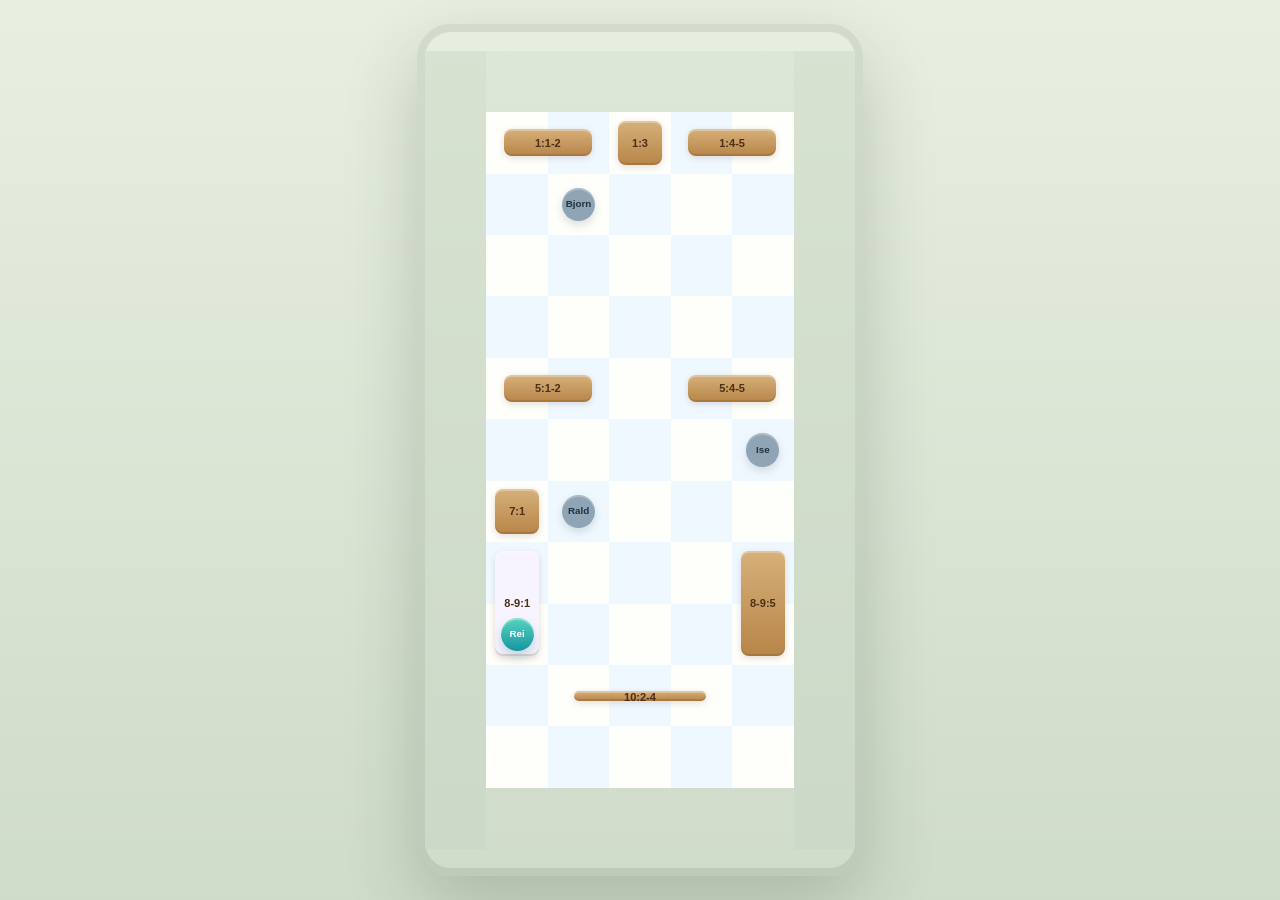
<file: templates/stage-template/index.html>
<!DOCTYPE html>
<html lang="en">
<head>
  <meta charset="UTF-8">
  <meta name="viewport" content="width=device-width, initial-scale=1.0, viewport-fit=cover">
  <title>Mobile Puzzle Board Prototype</title>
  <link rel="stylesheet" href="style.css">
</head>
<body>
  <main class="app-shell">
    <section class="phone-frame" aria-label="Portrait game board">
      <div class="game-screen">
        <section class="board-stage" aria-label="Puzzle board layout">
          <div class="board-shell">
            <div class="side-gap" aria-hidden="true"></div>
            <div class="path-wrap">
              <div id="grid" class="game-grid" role="grid" aria-label="Centered tiled walkway"></div>
              <div id="glow-layer" class="glow-layer" aria-hidden="true">
                <div id="tile-glow" class="tile-glow"></div>
              </div>
              <div id="asset-layer" class="asset-layer" aria-hidden="true"></div>
              <div id="player-layer" class="player-layer" aria-hidden="true">
                <div id="player" class="player-placeholder"></div>
              </div>
            </div>
            <div class="side-gap" aria-hidden="true"></div>
          </div>
        </section>
      </div>
    </section>
  </main>

  <script src="script.js"></script>
</body>
</html>
</file>
<file: templates/stage-template/style.css>
:root {
  --frame-max-width: 430px;
  --frame-max-height: 932px;
  --frame-border: 0px;
  --stage-width: min(100vw, var(--frame-max-width));
  --stage-height: 100vh;
  --tile-dark: #fefefa;
  --tile-light: #f0f8ff;
  --safe-top: env(safe-area-inset-top, 0px);
  --safe-bottom: env(safe-area-inset-bottom, 0px);
  --usable-height: calc(var(--stage-height) - var(--safe-top) - var(--safe-bottom));
  --tile-size: min(calc(var(--stage-width) / 7), calc(var(--usable-height) / 13));
  --path-width: calc(var(--tile-size) * 5);
  --path-height: calc(var(--tile-size) * 11);
  --side-gap-width: var(--tile-size);
  --top-gap-height: var(--tile-size);
  --bottom-gap-height: var(--tile-size);
  --page-top: #e8efe1;
  --page-bottom: #cfdcc8;
  --screen-top: #f8fbf4;
  --screen-bottom: #e4ebdf;
  --frame-shadow: 0 28px 70px rgba(45, 60, 47, 0.22);
  --side-fill: #d7e2d0;
}

* {
  box-sizing: border-box;
}

html,
body {
  margin: 0;
  min-height: 100%;
  background: linear-gradient(180deg, var(--page-top), var(--page-bottom));
}

body {
  min-height: 100vh;
}

.app-shell {
  min-height: 100vh;
  display: grid;
  place-items: center;
  padding: 0;
}

.phone-frame {
  width: var(--stage-width);
  height: var(--stage-height);
  display: flex;
  justify-content: center;
  align-items: center;
}

.game-screen {
  flex: 1;
  display: flex;
  background: linear-gradient(180deg, var(--screen-top), var(--screen-bottom));
}

.board-stage {
  flex: 1;
  display: grid;
  place-items: center;
  padding-top: var(--safe-top);
  padding-bottom: var(--safe-bottom);
}

.board-shell {
  width: calc(var(--tile-size) * 7);
  height: calc(var(--tile-size) * 13);
  display: grid;
  grid-template-columns: var(--side-gap-width) var(--path-width) var(--side-gap-width);
  grid-template-rows: var(--top-gap-height) var(--path-height) var(--bottom-gap-height);
  background: linear-gradient(180deg, #dde7d8, #d1dccb);
  overflow: hidden;
}

.side-gap {
  grid-row: 1 / -1;
  background: linear-gradient(180deg, var(--side-fill), #cdd9c8);
}

.path-wrap {
  grid-column: 2;
  grid-row: 2;
  position: relative;
  width: var(--path-width);
  height: var(--path-height);
}

.game-grid {
  display: grid;
  grid-template-columns: repeat(5, var(--tile-size));
  grid-template-rows: repeat(11, var(--tile-size));
  width: 100%;
  height: 100%;
}

.glow-layer {
  position: absolute;
  inset: 0;
  pointer-events: none;
  z-index: 1;
}

.tile-glow {
  --glow-size: calc(var(--tile-size) * 0.88);
  position: absolute;
  width: var(--glow-size);
  height: var(--glow-size);
  left: calc((var(--glow-column) - 1) * var(--tile-size) + ((var(--tile-size) - var(--glow-size)) / 2));
  top: calc((var(--glow-row) - 1) * var(--tile-size) + ((var(--tile-size) - var(--glow-size)) / 2));
  border-radius: 16px;
  background: radial-gradient(circle, rgba(0, 127, 255, 0.58), rgba(0, 127, 255, 0.12) 58%, rgba(0, 127, 255, 0) 100%);
  box-shadow:
    0 0 0 1px rgba(0, 127, 255, 0.2),
    0 0 14px rgba(0, 127, 255, 0.34);
  opacity: 0;
  transform: scale(0.68);
}

.tile-glow.is-active {
  animation: tile-click-glow 420ms ease-out forwards;
}

.asset-layer {
  position: absolute;
  inset: 0;
  display: grid;
  grid-template-columns: repeat(5, var(--tile-size));
  grid-template-rows: repeat(11, var(--tile-size));
  pointer-events: none;
  z-index: 2;
}

.player-layer {
  position: absolute;
  inset: 0;
  pointer-events: none;
  z-index: 3;
}

.tile {
  padding: 0;
  border: 0;
  appearance: none;
  background: var(--tile-dark);
  cursor: pointer;
}

.tile-alt {
  background: var(--tile-light);
}

.tile:focus-visible {
  outline: 2px solid rgba(63, 137, 160, 0.45);
  outline-offset: -2px;
}

@keyframes tile-click-glow {
  0% {
    opacity: 0;
    transform: scale(0.72);
  }

  18% {
    opacity: 1;
    transform: scale(1);
  }

  100% {
    opacity: 0;
    transform: scale(1.18);
  }
}

.box-placeholder {
  display: grid;
  place-items: center;
  margin: 14%;
  border-radius: 8px;
  background: linear-gradient(180deg, #d6b07a, #b78548);
  color: #4b2f16;
  font-family: Arial, sans-serif;
  font-size: clamp(10px, calc(var(--tile-size) * 0.18), 14px);
  font-weight: 700;
  line-height: 1.1;
  text-align: center;
  box-shadow:
    inset 0 2px 0 rgba(255, 255, 255, 0.28),
    inset 0 -2px 0 rgba(88, 54, 23, 0.18),
    0 2px 6px rgba(80, 54, 29, 0.16);
}

.box-placeholder.is-walkable-highlight {
  background: #f8f4ff;
}

.box-placeholder::after {
  content: none;
}

.human-placeholder {
  display: grid;
  place-items: center;
  align-self: center;
  justify-self: center;
  width: 54%;
  aspect-ratio: 1;
  border-radius: 50%;
  background: #8fa4b5;
  color: #21313d;
  font-family: Arial, sans-serif;
  font-size: clamp(9px, calc(var(--tile-size) * 0.16), 12px);
  font-weight: 700;
  line-height: 1;
  text-align: center;
  box-shadow:
    inset 0 2px 0 rgba(255, 255, 255, 0.24),
    0 4px 8px rgba(67, 85, 98, 0.18);
}

.player-placeholder {
  --player-size: calc(var(--tile-size) * 0.54);
  position: absolute;
  display: grid;
  place-items: center;
  width: var(--player-size);
  height: var(--player-size);
  left: calc((var(--player-column) - 1) * var(--tile-size) + ((var(--tile-size) - var(--player-size)) / 2));
  top: calc((var(--player-row) - 1) * var(--tile-size) + ((var(--tile-size) - var(--player-size)) / 2));
  border-radius: 50%;
  background: linear-gradient(180deg, #57d4c0, #1795a1);
  color: #ffffff;
  font-family: Arial, sans-serif;
  font-size: clamp(9px, calc(var(--tile-size) * 0.16), 12px);
  font-weight: 700;
  line-height: 1;
  text-align: center;
  box-shadow:
    inset 0 2px 0 rgba(255, 255, 255, 0.3),
    0 6px 12px rgba(22, 94, 104, 0.22);
  transition:
    left 140ms linear,
    top 140ms linear,
    transform 140ms ease;
}

.player-placeholder.is-moving {
  transform: scale(0.92);
}

@media (min-width: 768px) {
  :root {
    --frame-border: 8px;
    --stage-width: min(calc(100vw - 48px), calc(var(--frame-max-width) + (var(--frame-border) * 2)));
    --stage-height: min(calc(100vh - 48px), calc(var(--frame-max-height) + (var(--frame-border) * 2)));
    --tile-size: min(
      calc((var(--stage-width) - (var(--frame-border) * 2)) / 7),
      calc((var(--stage-height) - (var(--frame-border) * 2)) / 13)
    );
  }

  .app-shell {
    padding: 24px;
  }

  .phone-frame {
    border-radius: 34px;
    overflow: hidden;
    box-shadow: var(--frame-shadow);
    border: var(--frame-border) solid rgba(61, 74, 60, 0.12);
  }
}
</file>
